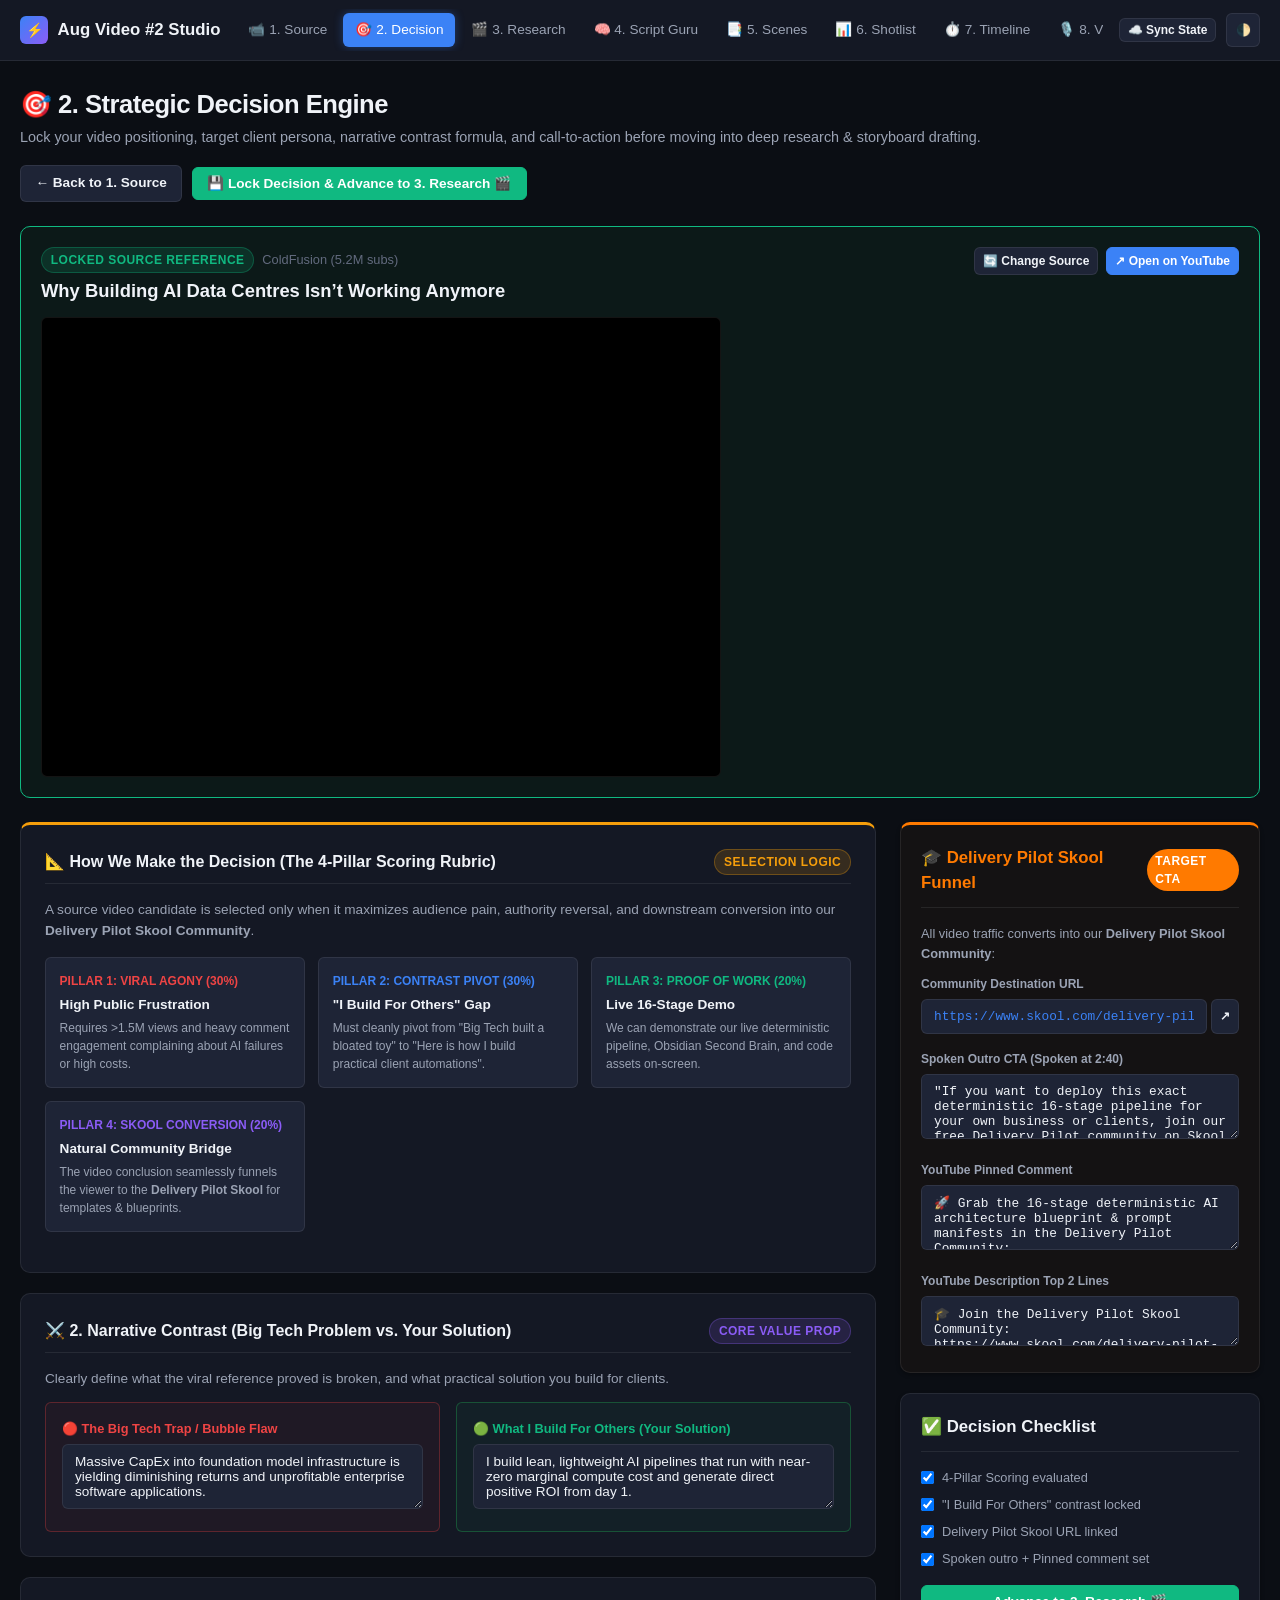
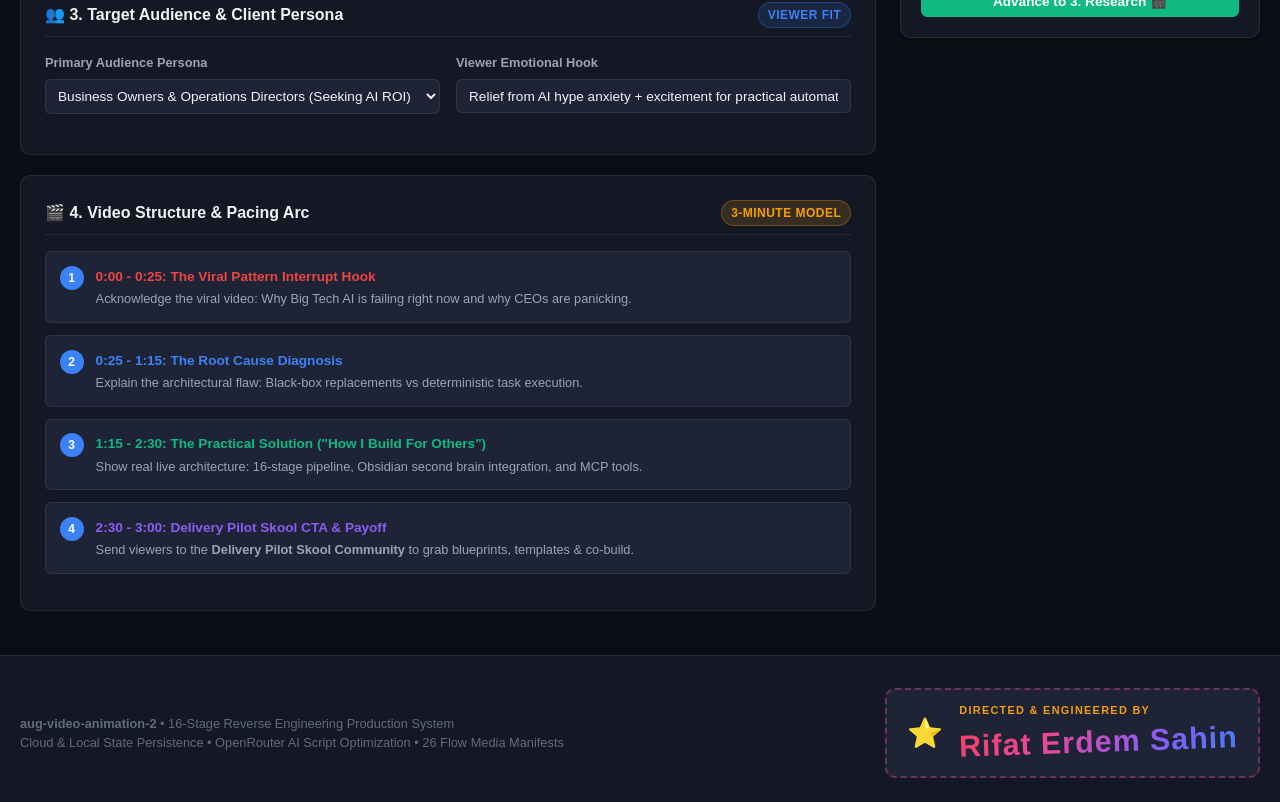
<file: decision.html>
<!DOCTYPE html>
<html lang="en">
<head>
  <meta charset="UTF-8">
  <meta name="viewport" content="width=device-width, initial-scale=1.0">
  <title>2. Strategy Decision Engine — August Video Animation #2</title>
  <link rel="stylesheet" href="style.css">
  <style>
    .decision-layout {
      display: grid;
      grid-template-columns: 1fr 360px;
      gap: 1.5rem;
      align-items: start;
    }
    @media (max-width: 1024px) {
      .decision-layout {
        grid-template-columns: 1fr;
      }
    }
    .decision-card {
      background: var(--bg-surface);
      border: 1px solid var(--border-color);
      border-radius: var(--radius-md);
      padding: 1.5rem;
      margin-bottom: 1.25rem;
      position: relative;
    }
    .decision-card-header {
      display: flex;
      justify-content: space-between;
      align-items: center;
      margin-bottom: 1rem;
      padding-bottom: 0.5rem;
      border-bottom: 1px solid var(--border-color);
    }
    .selected-source-banner {
      background: rgba(34, 197, 94, 0.06);
      border: 1px solid var(--accent-green);
      border-radius: var(--radius-md);
      padding: 1.25rem;
      margin-bottom: 1.5rem;
      display: flex;
      justify-content: space-between;
      align-items: center;
      flex-wrap: wrap;
      gap: 1rem;
    }
    .contrast-grid {
      display: grid;
      grid-template-columns: 1fr 1fr;
      gap: 1rem;
      margin-top: 0.75rem;
    }
    @media (max-width: 768px) {
      .contrast-grid {
        grid-template-columns: 1fr;
      }
    }
    .contrast-box-red {
      background: rgba(239, 68, 68, 0.05);
      border: 1px solid rgba(239, 68, 68, 0.3);
      border-radius: var(--radius-sm);
      padding: 1rem;
    }
    .contrast-box-green {
      background: rgba(34, 197, 94, 0.05);
      border: 1px solid rgba(34, 197, 94, 0.3);
      border-radius: var(--radius-sm);
      padding: 1rem;
    }
    .beat-card {
      background: var(--bg-surface-elevated);
      border: 1px solid var(--border-color);
      border-radius: var(--radius-sm);
      padding: 0.85rem;
      margin-bottom: 0.75rem;
      display: flex;
      align-items: flex-start;
      gap: 0.75rem;
    }
    .beat-number {
      background: var(--accent-blue);
      color: #fff;
      font-weight: 800;
      font-size: 0.75rem;
      width: 24px;
      height: 24px;
      border-radius: 50%;
      display: flex;
      align-items: center;
      justify-content: center;
      flex-shrink: 0;
    }
  </style>
</head>
<body>
  <header class="app-header"></header>

  <main class="app-container">
    <div class="view-header">
      <div class="view-title-group">
        <h1>🎯 2. Strategic Decision Engine</h1>
        <p>Lock your video positioning, target client persona, narrative contrast formula, and call-to-action before moving into deep research & storyboard drafting.</p>
      </div>
      <div class="header-actions">
        <a href="source.html" class="btn">← Back to 1. Source</a>
        <button class="btn btn-success" id="btn-save-decision">💾 Lock Decision & Advance to 3. Research 🎬</button>
      </div>
    </div>

    <!-- Active Source Video Recap & Embedded Player -->
    <div class="selected-source-banner" style="display: block;">
      <div style="display:flex; justify-content:space-between; align-items:flex-start; margin-bottom:0.75rem; flex-wrap:wrap; gap:0.5rem;">
        <div>
          <div style="display:flex; align-items:center; gap:0.5rem; margin-bottom:0.25rem;">
            <span class="badge badge-green">Locked Source Reference</span>
            <span id="decision-source-creator" style="font-size:0.8rem; color:var(--text-muted);">Tech Vision & Fireship (3.2M subs)</span>
          </div>
          <h3 id="decision-source-title" style="font-size: 1.15rem; font-weight: 800; margin: 0; color: var(--text-primary);">
            Why 80% of Enterprise AI Projects Fail
          </h3>
        </div>
        <div style="display:flex; gap:0.5rem; align-items:center;">
          <a href="source.html" class="btn btn-sm" style="text-decoration:none;">🔄 Change Source</a>
          <a id="decision-source-ext-link" href="https://www.youtube.com/watch?v=8pTEmbeENF4" target="_blank" class="btn btn-sm btn-primary" style="text-decoration:none;">↗ Open on YouTube</a>
        </div>
      </div>

      <!-- Responsive Embedded Video -->
      <div style="position:relative; width:100%; max-width:680px; padding-bottom:38.25%; height:0; border-radius:var(--radius-sm); overflow:hidden; background:#000; border:1px solid var(--border-color); margin-top:0.5rem;">
        <iframe 
          id="decision-source-iframe"
          style="position:absolute; top:0; left:0; width:100%; height:100%; border:0;"
          src="https://www.youtube-nocookie.com/embed/8pTEmbeENF4?rel=0" 
          title="Reference Video" 
          allow="accelerometer; autoplay; clipboard-write; encrypted-media; gyroscope; picture-in-picture" 
          allowfullscreen>
        </iframe>
      </div>
    </div>

    <div class="decision-layout">
      <!-- Main Strategic Decision Pillars -->
      <section>
        <!-- 1. The 4-Pillar Decision Framework (How We Decide) -->
        <div class="decision-card" style="border-top: 3px solid var(--accent-gold);">
          <div class="decision-card-header">
            <h3 style="font-size: 1rem; font-weight: 800; margin: 0; display: flex; align-items: center; gap: 0.5rem;">
              <span>📐 How We Make the Decision (The 4-Pillar Scoring Rubric)</span>
            </h3>
            <span class="badge badge-gold">Selection Logic</span>
          </div>
          <p style="font-size: 0.85rem; color: var(--text-secondary); margin-bottom: 1rem;">
            A source video candidate is selected only when it maximizes audience pain, authority reversal, and downstream conversion into our <strong>Delivery Pilot Skool Community</strong>.
          </p>

          <div style="display: grid; grid-template-columns: repeat(auto-fit, minmax(240px, 1fr)); gap: 0.85rem; margin-bottom: 1rem;">
            <div style="background: var(--bg-surface-elevated); border: 1px solid var(--border-color); border-radius: var(--radius-sm); padding: 0.85rem;">
              <div style="font-size: 0.75rem; font-weight: 800; color: var(--accent-red); margin-bottom: 4px;">PILLAR 1: VIRAL AGONY (30%)</div>
              <strong style="font-size: 0.85rem;">High Public Frustration</strong>
              <p style="font-size: 0.75rem; color: var(--text-secondary); margin-top: 4px;">Requires >1.5M views and heavy comment engagement complaining about AI failures or high costs.</p>
            </div>

            <div style="background: var(--bg-surface-elevated); border: 1px solid var(--border-color); border-radius: var(--radius-sm); padding: 0.85rem;">
              <div style="font-size: 0.75rem; font-weight: 800; color: var(--accent-blue); margin-bottom: 4px;">PILLAR 2: CONTRAST PIVOT (30%)</div>
              <strong style="font-size: 0.85rem;">"I Build For Others" Gap</strong>
              <p style="font-size: 0.75rem; color: var(--text-secondary); margin-top: 4px;">Must cleanly pivot from "Big Tech built a bloated toy" to "Here is how I build practical client automations".</p>
            </div>

            <div style="background: var(--bg-surface-elevated); border: 1px solid var(--border-color); border-radius: var(--radius-sm); padding: 0.85rem;">
              <div style="font-size: 0.75rem; font-weight: 800; color: var(--accent-green); margin-bottom: 4px;">PILLAR 3: PROOF OF WORK (20%)</div>
              <strong style="font-size: 0.85rem;">Live 16-Stage Demo</strong>
              <p style="font-size: 0.75rem; color: var(--text-secondary); margin-top: 4px;">We can demonstrate our live deterministic pipeline, Obsidian Second Brain, and code assets on-screen.</p>
            </div>

            <div style="background: var(--bg-surface-elevated); border: 1px solid var(--border-color); border-radius: var(--radius-sm); padding: 0.85rem;">
              <div style="font-size: 0.75rem; font-weight: 800; color: var(--accent-purple); margin-bottom: 4px;">PILLAR 4: SKOOL CONVERSION (20%)</div>
              <strong style="font-size: 0.85rem;">Natural Community Bridge</strong>
              <p style="font-size: 0.75rem; color: var(--text-secondary); margin-top: 4px;">The video conclusion seamlessly funnels the viewer to the <strong>Delivery Pilot Skool</strong> for templates & blueprints.</p>
            </div>
          </div>
        </div>

        <!-- 2. The Core Reverse Marketing Contrast -->
        <div class="decision-card">
          <div class="decision-card-header">
            <h3 style="font-size: 1rem; font-weight: 800; margin: 0; display: flex; align-items: center; gap: 0.5rem;">
              <span>⚔️ 2. Narrative Contrast (Big Tech Problem vs. Your Solution)</span>
            </h3>
            <span class="badge badge-purple">Core Value Prop</span>
          </div>
          <p style="font-size: 0.85rem; color: var(--text-secondary); margin-bottom: 0.75rem;">
            Clearly define what the viral reference proved is broken, and what practical solution you build for clients.
          </p>

          <div class="contrast-grid">
            <div class="contrast-box-red">
              <label class="form-label" style="color: var(--accent-red); font-weight: 700;">🔴 The Big Tech Trap / Bubble Flaw</label>
              <textarea class="form-textarea" id="decision-problem" rows="3" style="font-size: 0.85rem;">Corporations tried to replace entire human teams with unconstrained black-box chatbots. Result: Hallucinations in production, legal risk, customer churn, and wasted millions.</textarea>
            </div>
            <div class="contrast-box-green">
              <label class="form-label" style="color: var(--accent-green); font-weight: 700;">🟢 What I Build For Others (Your Solution)</label>
              <textarea class="form-textarea" id="decision-solution" rows="3" style="font-size: 0.85rem;">I build deterministic human-in-the-loop AI automations and agentic pipelines that act as force-multipliers for client teams, with strict guardrails and immediate positive ROI.</textarea>
            </div>
          </div>
        </div>

        <!-- 3. Target Audience & Persona -->
        <div class="decision-card">
          <div class="decision-card-header">
            <h3 style="font-size: 1rem; font-weight: 800; margin: 0; display: flex; align-items: center; gap: 0.5rem;">
              <span>👥 3. Target Audience & Client Persona</span>
            </h3>
            <span class="badge badge-blue">Viewer Fit</span>
          </div>

          <div style="display: grid; grid-template-columns: 1fr 1fr; gap: 1rem;">
            <div class="form-group">
              <label class="form-label">Primary Audience Persona</label>
              <select class="form-select" id="decision-persona" style="width: 100%; padding: 0.5rem; background: var(--bg-surface-elevated); color: var(--text-primary); border: 1px solid var(--border-color); border-radius: var(--radius-sm);">
                <option value="business-owners" selected>Business Owners & Operations Directors (Seeking AI ROI)</option>
                <option value="ctos-founders">CTOs & Technical Founders (Stuck in AI POC purgatory)</option>
                <option value="agency-leads">Agency Owners & Knowledge Workers (Scaling output)</option>
                <option value="investors">Investors & Tech Professionals (Filtering hype from reality)</option>
              </select>
            </div>
            <div class="form-group">
              <label class="form-label">Viewer Emotional Hook</label>
              <input type="text" class="form-input" id="decision-emotion" value="Relief from AI hype anxiety + excitement for practical automation">
            </div>
          </div>
        </div>

        <!-- 4. Key Narrative Beat Structure (3 Minutes) -->
        <div class="decision-card">
          <div class="decision-card-header">
            <h3 style="font-size: 1rem; font-weight: 800; margin: 0; display: flex; align-items: center; gap: 0.5rem;">
              <span>🎬 4. Video Structure & Pacing Arc</span>
            </h3>
            <span class="badge badge-gold">3-Minute Model</span>
          </div>

          <div class="beat-card">
            <div class="beat-number">1</div>
            <div style="flex:1;">
              <strong style="font-size: 0.85rem; color: var(--accent-red);">0:00 - 0:25: The Viral Pattern Interrupt Hook</strong>
              <p style="font-size: 0.8rem; color: var(--text-secondary); margin: 2px 0 0;">Acknowledge the viral video: Why Big Tech AI is failing right now and why CEOs are panicking.</p>
            </div>
          </div>

          <div class="beat-card">
            <div class="beat-number">2</div>
            <div style="flex:1;">
              <strong style="font-size: 0.85rem; color: var(--accent-blue);">0:25 - 1:15: The Root Cause Diagnosis</strong>
              <p style="font-size: 0.8rem; color: var(--text-secondary); margin: 2px 0 0;">Explain the architectural flaw: Black-box replacements vs deterministic task execution.</p>
            </div>
          </div>

          <div class="beat-card">
            <div class="beat-number">3</div>
            <div style="flex:1;">
              <strong style="font-size: 0.85rem; color: var(--accent-green);">1:15 - 2:30: The Practical Solution ("How I Build For Others")</strong>
              <p style="font-size: 0.8rem; color: var(--text-secondary); margin: 2px 0 0;">Show real live architecture: 16-stage pipeline, Obsidian second brain integration, and MCP tools.</p>
            </div>
          </div>

          <div class="beat-card">
            <div class="beat-number">4</div>
            <div style="flex:1;">
              <strong style="font-size: 0.85rem; color: var(--accent-purple);">2:30 - 3:00: Delivery Pilot Skool CTA & Payoff</strong>
              <p style="font-size: 0.8rem; color: var(--text-secondary); margin: 2px 0 0;">Send viewers to the <strong>Delivery Pilot Skool Community</strong> to grab blueprints, templates & co-build.</p>
            </div>
          </div>
        </div>
      </section>

      <!-- Sidebar: Delivery Pilot Skool Community Funnel & Decision Checklist -->
      <aside>
        <!-- 🚀 Skool Traffic Funnel Box -->
        <div class="card" style="margin-bottom: 1.25rem; border-top: 3px solid #ff7a00; background: rgba(255, 122, 0, 0.04);">
          <div class="card-header">
            <span class="card-title" style="color: #ff7a00; display:flex; align-items:center; gap:0.4rem;">
              <span>🎓 Delivery Pilot Skool Funnel</span>
            </span>
            <span class="badge" style="background:#ff7a00; color:#fff;">Target CTA</span>
          </div>

          <p style="font-size: 0.8rem; color: var(--text-secondary); margin-bottom: 0.75rem;">
            All video traffic converts into our <strong>Delivery Pilot Skool Community</strong>:
          </p>

          <div class="form-group">
            <label class="form-label" style="font-size:0.75rem;">Community Destination URL</label>
            <div style="display:flex; gap:0.25rem;">
              <input type="text" class="form-input" id="skool-url" value="https://www.skool.com/delivery-pilot-8938" readonly style="font-size:0.8rem; font-family:var(--font-mono); color:var(--accent-blue);">
              <a href="https://www.skool.com/delivery-pilot-8938" target="_blank" class="btn btn-sm" style="text-decoration:none;">↗</a>
            </div>
          </div>

          <div class="form-group">
            <label class="form-label" style="font-size:0.75rem;">Spoken Outro CTA (Spoken at 2:40)</label>
            <textarea class="form-textarea" id="decision-cta" rows="3" style="font-size: 0.8rem; font-family:var(--font-mono);">"If you want to deploy this exact deterministic 16-stage pipeline for your own business or clients, join our free Delivery Pilot community on Skool at skool.com/delivery-pilot-8938. The full blueprint and code templates are waiting for you inside."</textarea>
          </div>

          <div class="form-group">
            <label class="form-label" style="font-size:0.75rem;">YouTube Pinned Comment</label>
            <textarea class="form-textarea" id="decision-pinned" rows="3" style="font-size: 0.8rem; font-family:var(--font-mono);">🚀 Grab the 16-stage deterministic AI architecture blueprint & prompt manifests in the Delivery Pilot Community: https://www.skool.com/delivery-pilot-8938

👇 Drop your biggest AI workflow bottleneck below — answering every comment!</textarea>
          </div>

          <div class="form-group" style="margin-bottom:0;">
            <label class="form-label" style="font-size:0.75rem;">YouTube Description Top 2 Lines</label>
            <textarea class="form-textarea" id="decision-desc" rows="2" style="font-size: 0.8rem; font-family:var(--font-mono);">🎓 Join the Delivery Pilot Skool Community: https://www.skool.com/delivery-pilot-8938
🛠️ Build practical, deterministic AI systems that actually deliver positive ROI for clients.</textarea>
          </div>
        </div>

        <div class="card">
          <div class="card-header">
            <span class="card-title">✅ Decision Checklist</span>
          </div>
          <div style="font-size: 0.8rem; color: var(--text-secondary); display: flex; flex-direction: column; gap: 0.5rem;">
            <label style="display:flex; align-items:center; gap:0.5rem; cursor:pointer;">
              <input type="checkbox" checked> 4-Pillar Scoring evaluated
            </label>
            <label style="display:flex; align-items:center; gap:0.5rem; cursor:pointer;">
              <input type="checkbox" checked> "I Build For Others" contrast locked
            </label>
            <label style="display:flex; align-items:center; gap:0.5rem; cursor:pointer;">
              <input type="checkbox" checked> Delivery Pilot Skool URL linked
            </label>
            <label style="display:flex; align-items:center; gap:0.5rem; cursor:pointer;">
              <input type="checkbox" checked> Spoken outro + Pinned comment set
            </label>
          </div>
          <button class="btn btn-success" style="width: 100%; margin-top: 1rem;" onclick="saveAndProceed()">
            Advance to 3. Research 🎬
          </button>
        </div>
      </aside>
    </div>
  </main>

  <script src="app.js"></script>
  <script>
    const candidates = {
      "cand-1": {
        title: "Replacing Humans with AI is Going Horribly Wrong",
        creator: "ColdFusion (5.2M subs)",
        youtubeId: "QX1Xwzm9yHY",
        url: "https://www.youtube.com/watch?v=QX1Xwzm9yHY",
        problem: "Corporations tried to replace entire human teams with unconstrained black-box chatbots. Result: Hallucinations in production, legal risk, customer churn, and wasted millions.",
        solution: "I build deterministic human-in-the-loop AI automations and agentic pipelines that act as force-multipliers for client teams, with strict guardrails and immediate positive ROI."
      },
      "cand-3": {
        title: "Why Building AI Data Centres Isn’t Working Anymore",
        creator: "ColdFusion (5.2M subs)",
        youtubeId: "eXXwN_TDdLU",
        url: "https://www.youtube.com/watch?v=eXXwN_TDdLU",
        problem: "Massive CapEx into foundation model infrastructure is yielding diminishing returns and unprofitable enterprise software applications.",
        solution: "I build lean, lightweight AI pipelines that run with near-zero marginal compute cost and generate direct positive ROI from day 1."
      },
      "cand-2": {
        title: "MIT Just Found The Cause Of The AI Bubble",
        creator: "Economics Explained (2.8M subs)",
        youtubeId: "1zlD0K09IKE",
        url: "https://www.youtube.com/watch?v=1zlD0K09IKE",
        problem: "Academic research shows generic LLMs fail to move the needle on real macroeconomic productivity.",
        solution: "When I build for others, we integrate local state persistence, MCP toolchains, and deterministic task gates that measure real business output."
      },
      "cand-4": {
        title: "The 7 Trillion AI Gamble Is Failing. Big Tech is TRAPPED Right NOW",
        creator: "The Infographics Show (15.5M subs)",
        youtubeId: "OunJtLnyPT4",
        url: "https://www.youtube.com/watch?v=OunJtLnyPT4",
        problem: "Tech CEOs quietly cancelling AI plans because systems are expensive, legally risky, and difficult to control once moving from demos into real world.",
        solution: "Tech CEOs cancel because bloated demos don't scale. Here is how I build lean, bulletproof AI automation systems for client workflows with zero legal risk."
      }
    };

    document.addEventListener("DOMContentLoaded", async () => {
      studio.injectHeaderAndFooter("decision");
      const selectedId = localStorage.getItem("wiganimation_selected_candidate") || "cand-3";
      const cand = candidates[selectedId] || candidates["cand-3"];

      document.getElementById("decision-source-title").textContent = cand.title;
      document.getElementById("decision-source-creator").textContent = cand.creator;
      document.getElementById("decision-source-iframe").src = `https://www.youtube-nocookie.com/embed/${cand.youtubeId}?rel=0`;
      document.getElementById("decision-source-ext-link").href = cand.url;
      document.getElementById("decision-problem").value = cand.problem;
      document.getElementById("decision-solution").value = cand.solution;

      document.getElementById("btn-save-decision").addEventListener("click", saveAndProceed);
    });

    function saveAndProceed() {
      const decisionData = {
        problem: document.getElementById("decision-problem").value,
        solution: document.getElementById("decision-solution").value,
        persona: document.getElementById("decision-persona").value,
        emotion: document.getElementById("decision-emotion").value,
        skoolUrl: "https://www.skool.com/delivery-pilot-8938",
        cta: document.getElementById("decision-cta").value,
        pinned: document.getElementById("decision-pinned").value,
        desc: document.getElementById("decision-desc").value,
        lockedAt: new Date().toISOString()
      };
      localStorage.setItem("wiganimation_decision_data", JSON.stringify(decisionData));
      if (studio.state) {
        studio.state.decisionData = decisionData;
        studio.saveLocalState();
      }
      studio.toast("Strategic Decision & Skool Funnel locked! Redirecting to 3. Research...", "success");
      setTimeout(() => {
        window.location.href = "research.html";
      }, 600);
    }
  </script>
</body>
</html>
</file>
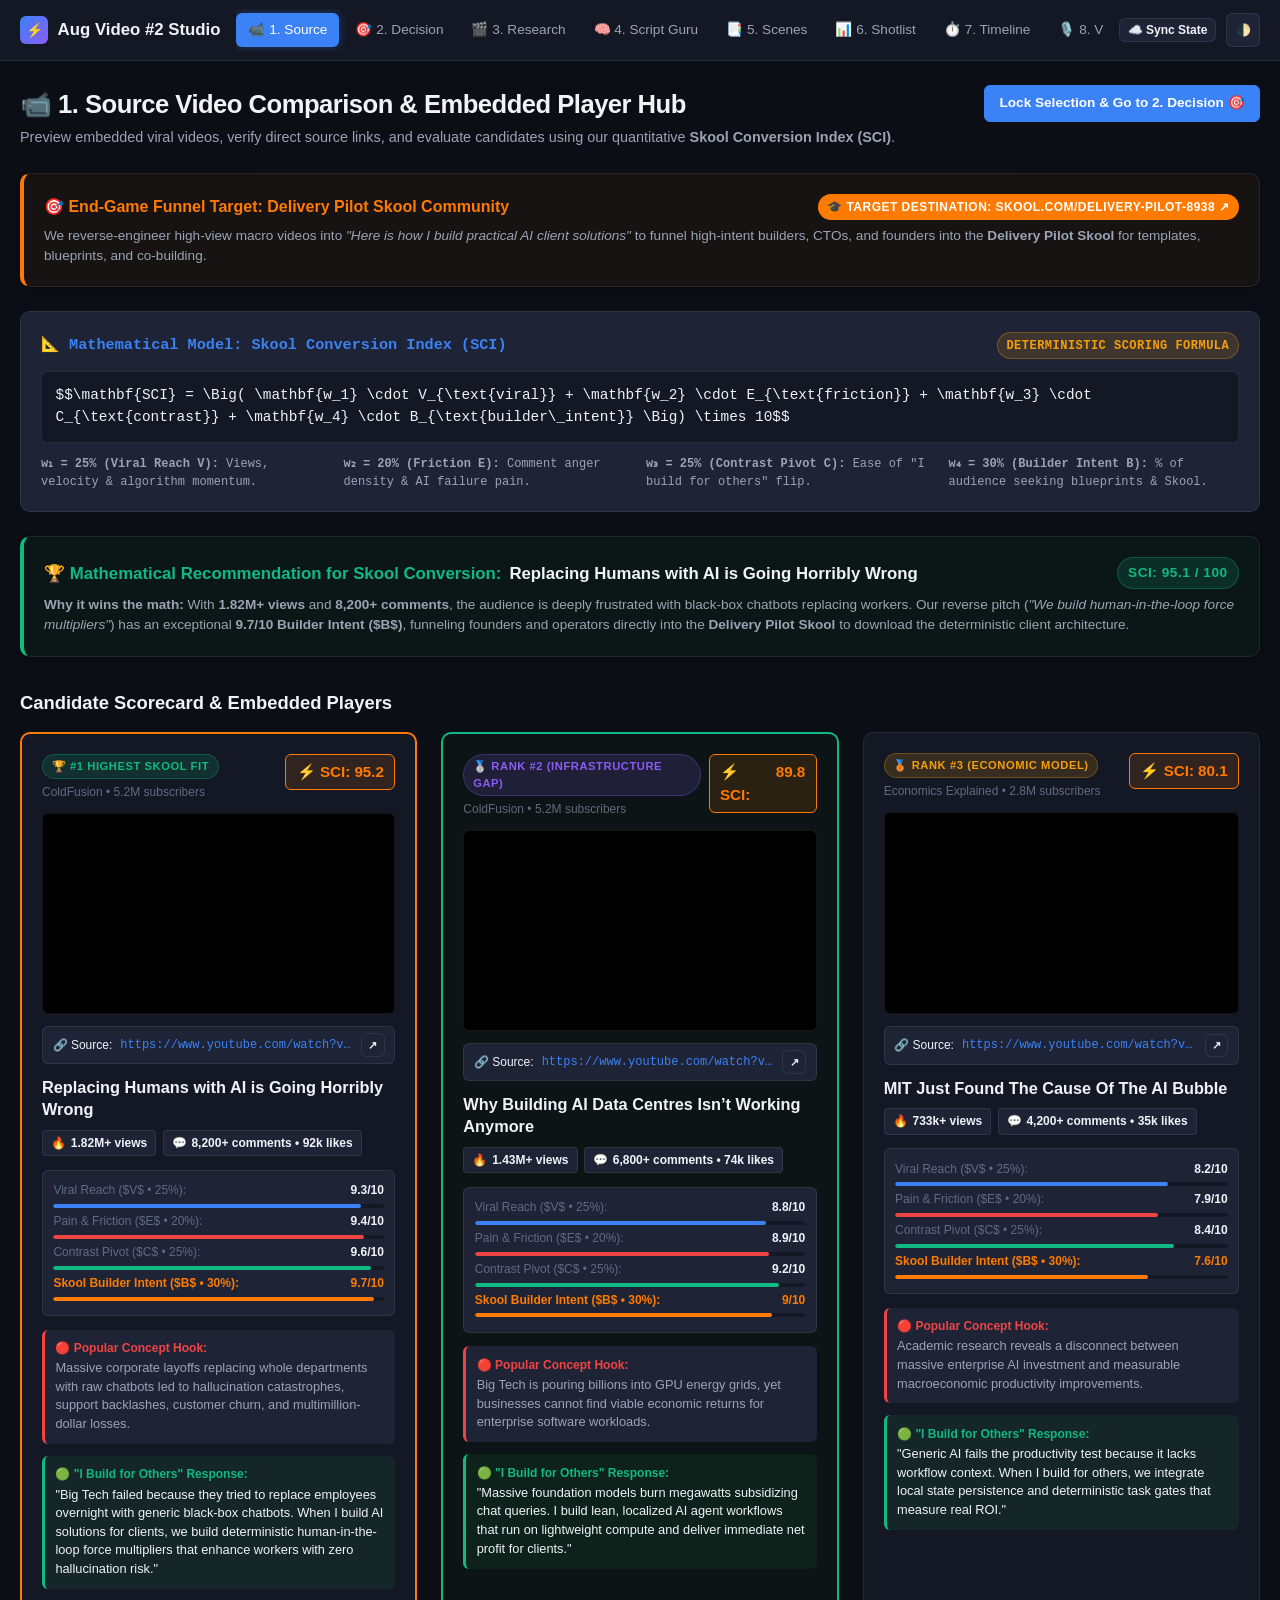
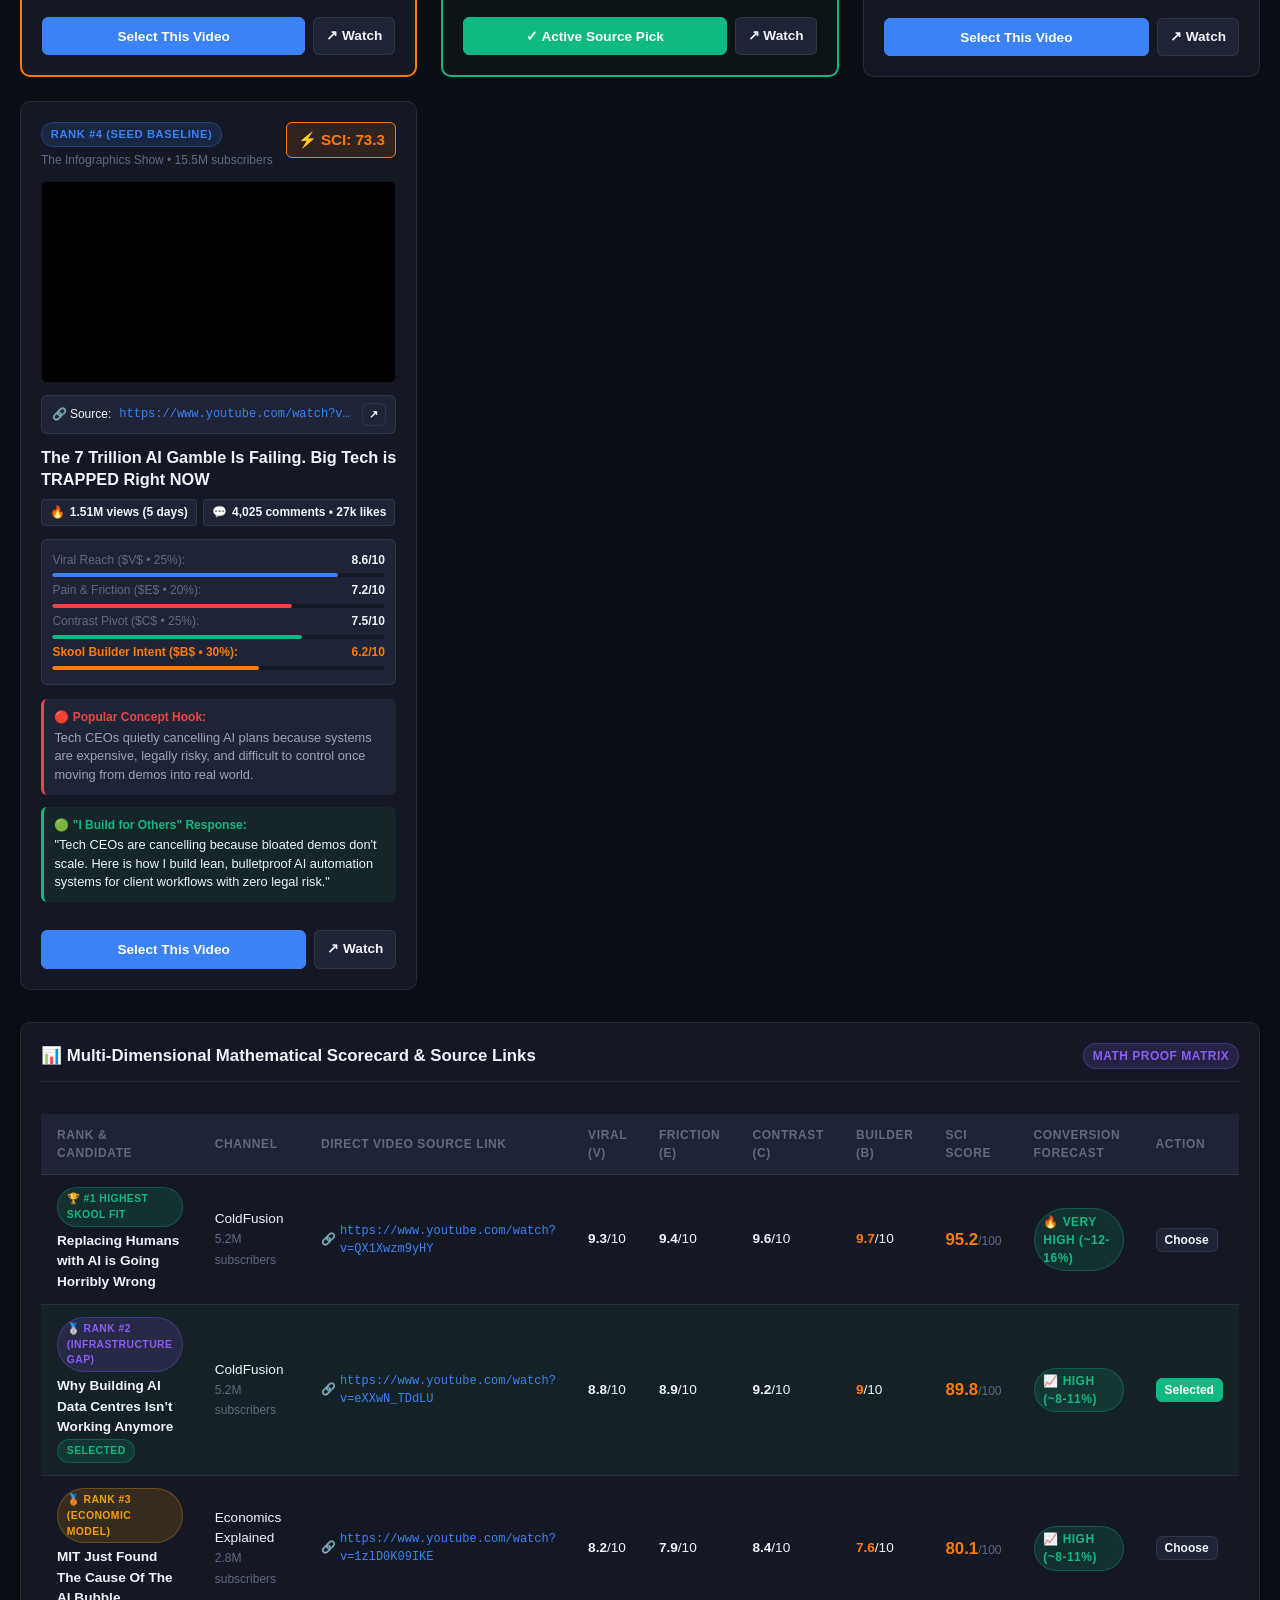
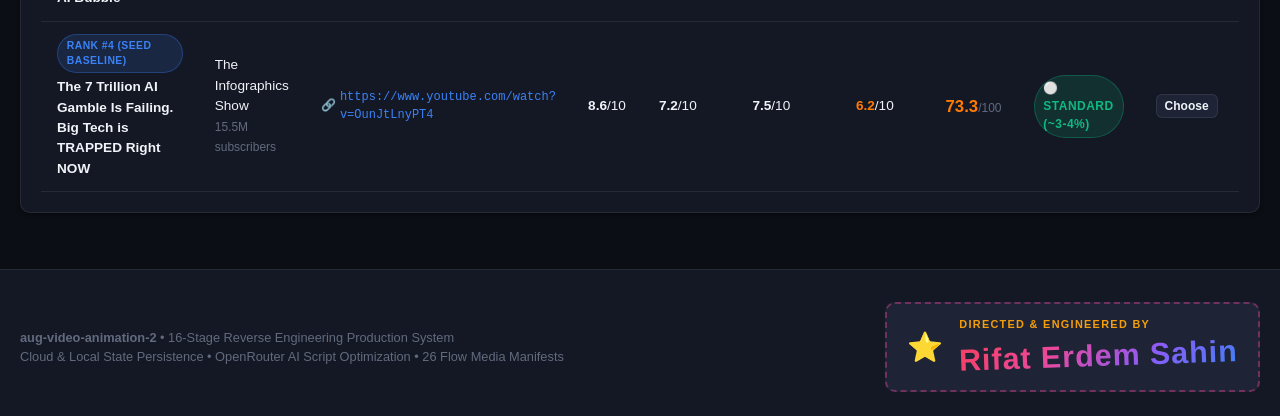
<file: source.html>
<!DOCTYPE html>
<html lang="en">
<head>
  <meta charset="UTF-8">
  <meta name="viewport" content="width=device-width, initial-scale=1.0">
  <title>1. Source Video Comparison & Math Conversion Hub — August Video Animation #2</title>
  <link rel="stylesheet" href="style.css">
  <style>
    .source-grid {
      display: grid;
      grid-template-columns: repeat(auto-fit, minmax(340px, 1fr));
      gap: 1.5rem;
      margin-bottom: 2rem;
    }
    .candidate-card {
      background: var(--bg-surface);
      border: 1px solid var(--border-color);
      border-radius: var(--radius-md);
      padding: 1.25rem;
      display: flex;
      flex-direction: column;
      justify-content: space-between;
      position: relative;
      transition: all var(--transition-fast);
    }
    .candidate-card:hover {
      border-color: var(--accent-blue);
      box-shadow: var(--shadow-md);
    }
    .candidate-card.selected {
      border: 2px solid var(--accent-green);
      background: rgba(34, 197, 94, 0.03);
    }
    .candidate-card.math-winner {
      border: 2px solid #ff7a00;
    }
    .candidate-header {
      display: flex;
      justify-content: space-between;
      align-items: flex-start;
      margin-bottom: 0.75rem;
      gap: 0.5rem;
    }
    .candidate-rank {
      font-size: 0.7rem;
      font-weight: 800;
      text-transform: uppercase;
      letter-spacing: 0.05em;
      padding: 0.2rem 0.55rem;
      border-radius: 999px;
    }
    .math-score-badge {
      display: flex;
      align-items: baseline;
      gap: 0.25rem;
      background: rgba(255, 122, 0, 0.12);
      border: 1px solid #ff7a00;
      color: #ff7a00;
      padding: 0.35rem 0.65rem;
      border-radius: var(--radius-sm);
      font-weight: 800;
      font-size: 0.95rem;
    }
    .video-embed-wrap {
      position: relative;
      width: 100%;
      padding-bottom: 56.25%; /* 16:9 Aspect Ratio */
      height: 0;
      border-radius: var(--radius-sm);
      overflow: hidden;
      margin-bottom: 0.75rem;
      background: #000;
      border: 1px solid var(--border-color);
    }
    .video-embed-wrap iframe {
      position: absolute;
      top: 0;
      left: 0;
      width: 100%;
      height: 100%;
      border: 0;
    }
    .source-url-bar {
      background: var(--bg-surface-elevated);
      border: 1px solid var(--border-color);
      border-radius: var(--radius-sm);
      padding: 0.4rem 0.6rem;
      margin-bottom: 0.75rem;
      display: flex;
      align-items: center;
      justify-content: space-between;
      gap: 0.5rem;
      font-size: 0.75rem;
    }
    .source-link-text {
      color: var(--accent-blue);
      text-decoration: none;
      font-family: var(--font-mono);
      overflow: hidden;
      text-overflow: ellipsis;
      white-space: nowrap;
      flex: 1;
    }
    .source-link-text:hover {
      text-decoration: underline;
    }
    .metrics-pills {
      display: flex;
      flex-wrap: wrap;
      gap: 0.4rem;
      margin-bottom: 0.85rem;
    }
    .metric-pill {
      background: var(--bg-surface-elevated);
      border: 1px solid var(--border-color);
      border-radius: 4px;
      font-size: 0.75rem;
      padding: 0.2rem 0.5rem;
      color: var(--text-secondary);
      display: flex;
      align-items: center;
      gap: 0.3rem;
    }
    .metric-pill strong {
      color: var(--text-primary);
    }
    .math-breakdown-bar {
      margin-bottom: 0.85rem;
      background: var(--bg-surface-elevated);
      border: 1px solid var(--border-color);
      border-radius: var(--radius-sm);
      padding: 0.65rem;
      font-size: 0.75rem;
    }
    .sub-score-row {
      display: flex;
      justify-content: space-between;
      align-items: center;
      margin-bottom: 0.3rem;
    }
    .sub-score-row:last-child {
      margin-bottom: 0;
    }
    .bar-track {
      height: 4px;
      background: var(--bg-surface);
      border-radius: 999px;
      overflow: hidden;
      margin-top: 2px;
      margin-bottom: 4px;
    }
    .bar-fill {
      height: 100%;
      border-radius: 999px;
      transition: width 0.3s ease;
    }
    .concept-box {
      background: var(--bg-surface-elevated);
      border-left: 3px solid var(--accent-red);
      padding: 0.65rem;
      border-radius: var(--radius-sm);
      font-size: 0.8rem;
      line-height: 1.45;
      margin-bottom: 0.75rem;
      color: var(--text-secondary);
    }
    .reverse-pitch-box {
      background: rgba(34, 197, 94, 0.08);
      border-left: 3px solid var(--accent-green);
      padding: 0.65rem;
      border-radius: var(--radius-sm);
      font-size: 0.8rem;
      line-height: 1.45;
      margin-bottom: 1rem;
      color: var(--text-primary);
    }
    .matrix-table {
      width: 100%;
      border-collapse: collapse;
      margin-top: 1rem;
      font-size: 0.85rem;
    }
    .matrix-table th, .matrix-table td {
      padding: 0.75rem 1rem;
      text-align: left;
      border-bottom: 1px solid var(--border-color);
    }
    .matrix-table th {
      background: var(--bg-surface-elevated);
      color: var(--text-muted);
      font-weight: 700;
      text-transform: uppercase;
      font-size: 0.75rem;
      letter-spacing: 0.05em;
    }
    .formula-callout {
      background: var(--bg-surface-elevated);
      border: 1px solid var(--border-color);
      border-radius: var(--radius-md);
      padding: 1.25rem;
      margin-bottom: 1.5rem;
      font-family: var(--font-mono);
      font-size: 0.85rem;
    }
  </style>
</head>
<body>
  <header class="app-header"></header>

  <main class="app-container">
    <div class="view-header">
      <div class="view-title-group">
        <h1>📹 1. Source Video Comparison & Embedded Player Hub</h1>
        <p>Preview embedded viral videos, verify direct source links, and evaluate candidates using our quantitative <strong>Skool Conversion Index (SCI)</strong>.</p>
      </div>
      <div class="header-actions">
        <a href="decision.html" class="btn btn-primary" id="btn-proceed-decision">Lock Selection & Go to 2. Decision 🎯</a>
      </div>
    </div>

    <!-- Strategy & Skool Target Banner -->
    <div class="card" style="margin-bottom: 1.5rem; border-left: 4px solid #ff7a00; background: rgba(255, 122, 0, 0.05);">
      <div style="display:flex; justify-content:space-between; align-items:center; flex-wrap:wrap; gap:0.5rem; margin-bottom:0.35rem;">
        <h3 style="font-size: 1rem; margin: 0; color: #ff7a00; display: flex; align-items: center; gap: 0.5rem;">
          <span>🎯 End-Game Funnel Target: Delivery Pilot Skool Community</span>
        </h3>
        <a href="https://www.skool.com/delivery-pilot-8938" target="_blank" class="badge" style="background:#ff7a00; color:#fff; text-decoration:none; padding:0.25rem 0.6rem;">
          🎓 Target Destination: skool.com/delivery-pilot-8938 ↗
        </a>
      </div>
      <p style="font-size: 0.85rem; color: var(--text-secondary); line-height: 1.5; margin: 0;">
        We reverse-engineer high-view macro videos into <em>"Here is how I build practical AI client solutions"</em> to funnel high-intent builders, CTOs, and founders into the <strong>Delivery Pilot Skool</strong> for templates, blueprints, and co-building.
      </p>
    </div>

    <!-- 🧮 Math-Based Scoring Formula Box -->
    <div class="formula-callout">
      <div style="display:flex; justify-content:space-between; align-items:center; margin-bottom:0.75rem; flex-wrap:wrap; gap:0.5rem;">
        <div style="font-weight: 800; color: var(--accent-blue); font-size: 0.95rem;">
          📐 Mathematical Model: Skool Conversion Index (SCI)
        </div>
        <span class="badge badge-gold">Deterministic Scoring Formula</span>
      </div>
      
      <div style="background: var(--bg-surface); padding: 0.85rem; border-radius: var(--radius-sm); border: 1px solid var(--border-color); color: var(--text-primary); margin-bottom: 0.75rem; font-size: 0.9rem;">
        $$\mathbf{SCI} = \Big( \mathbf{w_1} \cdot V_{\text{viral}} + \mathbf{w_2} \cdot E_{\text{friction}} + \mathbf{w_3} \cdot C_{\text{contrast}} + \mathbf{w_4} \cdot B_{\text{builder\_intent}} \Big) \times 10$$
      </div>

      <div style="display: grid; grid-template-columns: repeat(auto-fit, minmax(210px, 1fr)); gap: 0.75rem; font-size: 0.75rem; color: var(--text-secondary);">
        <div><strong>w₁ = 25% (Viral Reach V):</strong> Views, velocity & algorithm momentum.</div>
        <div><strong>w₂ = 20% (Friction E):</strong> Comment anger density & AI failure pain.</div>
        <div><strong>w₃ = 25% (Contrast Pivot C):</strong> Ease of "I build for others" flip.</div>
        <div><strong>w₄ = 30% (Builder Intent B):</strong> % of audience seeking blueprints & Skool.</div>
      </div>
    </div>

    <!-- Mathematical Winner Summary Banner -->
    <div class="card" id="math-winner-banner" style="margin-bottom: 2rem; border-left: 4px solid var(--accent-green); background: rgba(34, 197, 94, 0.05);">
      <div style="display:flex; justify-content:space-between; align-items:center; flex-wrap:wrap; gap:0.5rem; margin-bottom:0.35rem;">
        <h3 style="font-size: 1.05rem; margin: 0; color: var(--accent-green); display: flex; align-items: center; gap: 0.5rem;">
          <span>🏆 Mathematical Recommendation for Skool Conversion:</span>
          <span id="winner-title-text" style="color:var(--text-primary);">Replacing Humans with AI is Going Horribly Wrong</span>
        </h3>
        <span class="badge badge-green" id="winner-score-badge" style="font-size:0.85rem; padding:0.3rem 0.65rem;">SCI: 95.1 / 100</span>
      </div>
      <p id="winner-explanation-text" style="font-size: 0.85rem; color: var(--text-secondary); line-height: 1.5; margin: 0;">
        <strong>Why it wins the math:</strong> With <strong>1.82M+ views</strong> and <strong>8,200+ comments</strong>, the audience is deeply frustrated with black-box chatbots replacing workers. Our reverse pitch (<em>"We build human-in-the-loop force multipliers"</em>) has an exceptional <strong>9.7/10 Builder Intent ($B$)</strong>, funneling founders and operators directly into the <strong>Delivery Pilot Skool</strong> to download the deterministic client architecture.
      </p>
    </div>

    <!-- Candidate Cards Grid with Video Embeds -->
    <h2 style="font-size: 1.15rem; font-weight: 800; margin-bottom: 1rem;">Candidate Scorecard & Embedded Players</h2>
    <div class="source-grid" id="candidate-cards-container">
      <!-- Generated via JS -->
    </div>

    <!-- Deep-Dive Comparison Matrix -->
    <div class="card" style="margin-bottom: 2rem;">
      <div class="card-header">
        <span class="card-title">📊 Multi-Dimensional Mathematical Scorecard & Source Links</span>
        <span class="badge badge-purple">Math Proof Matrix</span>
      </div>
      <div style="overflow-x: auto;">
        <table class="matrix-table">
          <thead>
            <tr>
              <th>Rank & Candidate</th>
              <th>Channel</th>
              <th>Direct Video Source Link</th>
              <th>Viral (V)</th>
              <th>Friction (E)</th>
              <th>Contrast (C)</th>
              <th>Builder (B)</th>
              <th>SCI Score</th>
              <th>Conversion Forecast</th>
              <th>Action</th>
            </tr>
          </thead>
          <tbody id="matrix-table-body">
            <!-- Populated via JS -->
          </tbody>
        </table>
      </div>
    </div>
  </main>

  <script src="app.js"></script>
  <script>
    const candidates = [
      {
        id: "cand-1",
        title: "Replacing Humans with AI is Going Horribly Wrong",
        creator: "ColdFusion",
        subscribers: "5.2M subscribers",
        views: "1.82M+ views",
        engagement: "8,200+ comments • 92k likes",
        youtubeId: "QX1Xwzm9yHY",
        url: "https://www.youtube.com/watch?v=QX1Xwzm9yHY",
        tag: "🏆 #1 Highest Skool Fit",
        rankBadge: "badge-green",
        isMathWinner: true,
        vScore: 9.3,
        eScore: 9.4,
        cScore: 9.6,
        bScore: 9.7,
        originConcept: "Massive corporate layoffs replacing whole departments with raw chatbots led to hallucination catastrophes, support backlashes, customer churn, and multimillion-dollar losses.",
        reverseAngle: "Big Tech failed because they tried to replace employees overnight with generic black-box chatbots. When I build AI solutions for clients, we build deterministic human-in-the-loop force multipliers that enhance workers with zero hallucination risk.",
        takeaway: "High-stakes corporate disaster hook in first 5s. Direct pipeline to Delivery Pilot Skool to download our deterministic client blueprint."
      },
      {
        id: "cand-3",
        title: "Why Building AI Data Centres Isn’t Working Anymore",
        creator: "ColdFusion",
        subscribers: "5.2M subscribers",
        views: "1.43M+ views",
        engagement: "6,800+ comments • 74k likes",
        youtubeId: "eXXwN_TDdLU",
        url: "https://www.youtube.com/watch?v=eXXwN_TDdLU",
        tag: "🥈 Rank #2 (Infrastructure Gap)",
        rankBadge: "badge-purple",
        isMathWinner: false,
        vScore: 8.8,
        eScore: 8.9,
        cScore: 9.2,
        bScore: 9.0,
        originConcept: "Big Tech is pouring billions into GPU energy grids, yet businesses cannot find viable economic returns for enterprise software workloads.",
        reverseAngle: "Massive foundation models burn megawatts subsidizing chat queries. I build lean, localized AI agent workflows that run on lightweight compute and deliver immediate net profit for clients.",
        takeaway: "Energy and CapEx bottleneck hook. Positions custom automation as the low-cost high-efficiency alternative."
      },
      {
        id: "cand-2",
        title: "MIT Just Found The Cause Of The AI Bubble",
        creator: "Economics Explained",
        subscribers: "2.8M subscribers",
        views: "733k+ views",
        engagement: "4,200+ comments • 35k likes",
        youtubeId: "1zlD0K09IKE",
        url: "https://www.youtube.com/watch?v=1zlD0K09IKE",
        tag: "🥉 Rank #3 (Economic Model)",
        rankBadge: "badge-gold",
        isMathWinner: false,
        vScore: 8.2,
        eScore: 7.9,
        cScore: 8.4,
        bScore: 7.6,
        originConcept: "Academic research reveals a disconnect between massive enterprise AI investment and measurable macroeconomic productivity improvements.",
        reverseAngle: "Generic AI fails the productivity test because it lacks workflow context. When I build for others, we integrate local state persistence and deterministic task gates that measure real ROI.",
        takeaway: "Academic/MIT research authority hook. Converts analytical business leaders looking for grounded implementations."
      },
      {
        id: "cand-4",
        title: "The 7 Trillion AI Gamble Is Failing. Big Tech is TRAPPED Right NOW",
        creator: "The Infographics Show",
        subscribers: "15.5M subscribers",
        views: "1.51M views (5 days)",
        engagement: "4,025 comments • 27k likes",
        youtubeId: "OunJtLnyPT4",
        url: "https://www.youtube.com/watch?v=OunJtLnyPT4",
        tag: "Rank #4 (Seed Baseline)",
        rankBadge: "badge-blue",
        isMathWinner: false,
        vScore: 8.6,
        eScore: 7.2,
        cScore: 7.5,
        bScore: 6.2,
        originConcept: "Tech CEOs quietly cancelling AI plans because systems are expensive, legally risky, and difficult to control once moving from demos into real world.",
        reverseAngle: "Tech CEOs are cancelling because bloated demos don't scale. Here is how I build lean, bulletproof AI automation systems for client workflows with zero legal risk.",
        takeaway: "Massive rapid reach (1.5M in 5d), but broad consumer audience results in lower Skool conversion percentage."
      }
    ];

    function calculateSCI(c) {
      const raw = (0.25 * c.vScore) + (0.20 * c.eScore) + (0.25 * c.cScore) + (0.30 * c.bScore);
      return Math.round(raw * 10 * 10) / 10;
    }

    let selectedCandidateId = localStorage.getItem("wiganimation_selected_candidate") || "cand-3";

    document.addEventListener("DOMContentLoaded", async () => {
      studio.injectHeaderAndFooter("source");
      renderCards();
      renderMatrix();
    });

    function selectCandidate(id) {
      selectedCandidateId = id;
      localStorage.setItem("wiganimation_selected_candidate", id);
      const chosen = candidates.find(c => c.id === id);
      if (studio.state) {
        studio.state.selectedCandidate = chosen;
        studio.saveLocalState();
      }
      renderCards();
      renderMatrix();
      studio.toast(`Selected: ${chosen.title.substring(0, 35)}... (SCI: ${calculateSCI(chosen)})`, "success");
    }

    function renderCards() {
      const container = document.getElementById("candidate-cards-container");
      container.innerHTML = candidates.map(c => {
        const isSelected = c.id === selectedCandidateId;
        const sci = calculateSCI(c);
        return `
          <div class="candidate-card ${isSelected ? 'selected' : ''} ${c.isMathWinner ? 'math-winner' : ''}" id="card-${c.id}">
            <div>
              <div class="candidate-header">
                <div>
                  <span class="candidate-rank badge ${c.rankBadge}">${c.tag}</span>
                  <div style="font-size: 0.75rem; color: var(--text-muted); margin-top: 4px;">${c.creator} • ${c.subscribers}</div>
                </div>
                <div class="math-score-badge" title="Skool Conversion Index (0-100)">
                  <span>⚡ SCI:</span> <span>${sci}</span>
                </div>
              </div>

              <!-- 🎥 Embedded YouTube Video Player -->
              <div class="video-embed-wrap">
                <iframe 
                  src="https://www.youtube-nocookie.com/embed/${c.youtubeId}?rel=0&modestbranding=1" 
                  title="${c.title}" 
                  allow="accelerometer; autoplay; clipboard-write; encrypted-media; gyroscope; picture-in-picture" 
                  allowfullscreen
                  loading="lazy">
                </iframe>
              </div>

              <!-- Direct Clickable YouTube Link Bar -->
              <div class="source-url-bar">
                <span>🔗 Source:</span>
                <a href="${c.url}" target="_blank" class="source-link-text" title="Open in new tab: ${c.url}">
                  ${c.url}
                </a>
                <a href="${c.url}" target="_blank" class="btn btn-sm" style="padding: 0.15rem 0.4rem; font-size: 0.7rem; text-decoration: none;">↗</a>
              </div>
              
              <h3 style="font-size: 1.02rem; font-weight: 800; line-height: 1.35; margin-bottom: 0.6rem;">${c.title}</h3>
              
              <div class="metrics-pills">
                <div class="metric-pill"><span>🔥</span> <strong>${c.views}</strong></div>
                <div class="metric-pill"><span>💬</span> <strong>${c.engagement}</strong></div>
              </div>

              <!-- Mathematical Sub-Score Breakdown -->
              <div class="math-breakdown-bar">
                <div class="sub-score-row">
                  <span style="color:var(--text-muted);">Viral Reach ($V$ • 25%):</span>
                  <strong>${c.vScore}/10</strong>
                </div>
                <div class="bar-track"><div class="bar-fill" style="width:${c.vScore*10}%; background:var(--accent-blue);"></div></div>

                <div class="sub-score-row">
                  <span style="color:var(--text-muted);">Pain & Friction ($E$ • 20%):</span>
                  <strong>${c.eScore}/10</strong>
                </div>
                <div class="bar-track"><div class="bar-fill" style="width:${c.eScore*10}%; background:var(--accent-red);"></div></div>

                <div class="sub-score-row">
                  <span style="color:var(--text-muted);">Contrast Pivot ($C$ • 25%):</span>
                  <strong>${c.cScore}/10</strong>
                </div>
                <div class="bar-track"><div class="bar-fill" style="width:${c.cScore*10}%; background:var(--accent-green);"></div></div>

                <div class="sub-score-row">
                  <span style="color:#ff7a00; font-weight:700;">Skool Builder Intent ($B$ • 30%):</span>
                  <strong style="color:#ff7a00;">${c.bScore}/10</strong>
                </div>
                <div class="bar-track"><div class="bar-fill" style="width:${c.bScore*10}%; background:#ff7a00;"></div></div>
              </div>

              <div class="concept-box">
                <strong style="color: var(--accent-red); display: block; font-size: 0.75rem; margin-bottom: 2px;">🔴 Popular Concept Hook:</strong>
                ${c.originConcept}
              </div>

              <div class="reverse-pitch-box">
                <strong style="color: var(--accent-green); display: block; font-size: 0.75rem; margin-bottom: 2px;">🟢 "I Build for Others" Response:</strong>
                "${c.reverseAngle}"
              </div>
            </div>

            <div style="display: flex; gap: 0.5rem; margin-top: 0.75rem;">
              <button class="btn ${isSelected ? 'btn-success' : 'btn-primary'}" style="flex: 1; font-size: 0.85rem;" onclick="selectCandidate('${c.id}')">
                ${isSelected ? '✓ Active Source Pick' : 'Select This Video'}
              </button>
              <a href="${c.url}" target="_blank" class="btn" style="text-decoration: none; padding: 0.5rem 0.75rem;" title="Open on YouTube">↗ Watch</a>
            </div>
          </div>
        `;
      }).join("");
    }

    function renderMatrix() {
      const tbody = document.getElementById("matrix-table-body");
      tbody.innerHTML = candidates.map(c => {
        const isSelected = c.id === selectedCandidateId;
        const sci = calculateSCI(c);
        const convRating = sci >= 90 ? '🔥 Very High (~12-16%)' : sci >= 80 ? '📈 High (~8-11%)' : sci >= 75 ? '⚡ Moderate (~5-7%)' : '⚪ Standard (~3-4%)';
        return `
          <tr style="${isSelected ? 'background: rgba(34, 197, 94, 0.05);' : ''}">
            <td style="font-weight: 700; color: var(--text-primary);">
              <span class="badge ${c.rankBadge}" style="font-size:0.65rem; margin-bottom:4px;">${c.tag}</span><br>
              ${c.title}
              ${isSelected ? '<br><span class="badge badge-green" style="font-size:0.65rem; margin-top:2px;">Selected</span>' : ''}
            </td>
            <td>${c.creator}<br><span style="color:var(--text-muted); font-size:0.75rem;">${c.subscribers}</span></td>
            <td>
              <a href="${c.url}" target="_blank" style="color:var(--accent-blue); text-decoration:none; font-family:var(--font-mono); font-size:0.75rem; display:flex; align-items:center; gap:0.25rem;">
                <span>🔗</span> <span>${c.url}</span>
              </a>
            </td>
            <td><strong>${c.vScore}</strong>/10</td>
            <td><strong>${c.eScore}</strong>/10</td>
            <td><strong>${c.cScore}</strong>/10</td>
            <td><strong style="color:#ff7a00;">${c.bScore}</strong>/10</td>
            <td><strong style="font-size:1.05rem; color:#ff7a00;">${sci}</strong><span style="font-size:0.75rem; color:var(--text-muted);">/100</span></td>
            <td><span class="badge badge-green" style="font-size:0.75rem;">${convRating}</span></td>
            <td>
              <button class="btn btn-sm ${isSelected ? 'btn-success' : ''}" onclick="selectCandidate('${c.id}')">
                ${isSelected ? 'Selected' : 'Choose'}
              </button>
            </td>
          </tr>
        `;
      }).join("");
    }
  </script>
</body>
</html>
</file>
<file: style.css>
/* 
  aug-video-animation-2 Design System
  Clean, high-density, dark-first multimedia production workbench UI
*/

:root {
  --bg-primary: #0b0e14;
  --bg-surface: #141824;
  --bg-surface-elevated: #1e2436;
  --bg-surface-hover: #262e44;
  --border-color: rgba(255, 255, 255, 0.08);
  --border-color-hover: rgba(255, 255, 255, 0.2);
  --text-primary: #f0f3f8;
  --text-secondary: #9ba3b4;
  --text-muted: #626a7e;
  
  --accent-blue: #3b82f6;
  --accent-purple: #8b5cf6;
  --accent-green: #10b981;
  --accent-red: #ef4444;
  --accent-gold: #f59e0b;
  --accent-pink: #ec4899;
  
  --font-sans: -apple-system, BlinkMacSystemFont, "Segoe UI", Roboto, Helvetica, Arial, sans-serif;
  --font-mono: "SF Mono", "Fira Code", Menlo, monospace;
  --font-signature: "Caveat", "Brush Script MT", cursive, sans-serif;

  --radius-sm: 6px;
  --radius-md: 10px;
  --radius-lg: 16px;
  --shadow-sm: 0 2px 4px rgba(0,0,0,0.3);
  --shadow-md: 0 4px 12px rgba(0,0,0,0.4);
  --shadow-lg: 0 8px 24px rgba(0,0,0,0.5);
  --transition-fast: 0.15s ease;
  --transition-normal: 0.25s ease;
}

[data-theme="light"] {
  --bg-primary: #f8fafc;
  --bg-surface: #ffffff;
  --bg-surface-elevated: #f1f5f9;
  --bg-surface-hover: #e2e8f0;
  --border-color: rgba(0, 0, 0, 0.08);
  --border-color-hover: rgba(0, 0, 0, 0.2);
  --text-primary: #0f172a;
  --text-secondary: #475569;
  --text-muted: #94a3b8;
  --shadow-sm: 0 1px 3px rgba(0,0,0,0.06);
  --shadow-md: 0 4px 10px rgba(0,0,0,0.08);
  --shadow-lg: 0 10px 25px rgba(0,0,0,0.1);
}

* {
  box-sizing: border-box;
  margin: 0;
  padding: 0;
}

body {
  background-color: var(--bg-primary);
  color: var(--text-primary);
  font-family: var(--font-sans);
  line-height: 1.5;
  font-size: 14px;
  min-height: 100vh;
  display: flex;
  flex-direction: column;
  -webkit-font-smoothing: antialiased;
}

/* App Header & Navigation Bar */
header.app-header {
  background: var(--bg-surface);
  border-bottom: 1px solid var(--border-color);
  position: sticky;
  top: 0;
  z-index: 100;
  backdrop-filter: blur(8px);
}

.header-inner {
  max-width: 1600px;
  margin: 0 auto;
  padding: 0 1.25rem;
  height: 60px;
  display: flex;
  align-items: center;
  justify-content: space-between;
  gap: 1rem;
}

.brand-badge {
  display: flex;
  align-items: center;
  gap: 0.6rem;
  text-decoration: none;
  color: var(--text-primary);
  font-weight: 700;
  font-size: 1.05rem;
  white-space: nowrap;
}

.brand-icon {
  width: 28px;
  height: 28px;
  background: linear-gradient(135deg, var(--accent-blue), var(--accent-purple));
  border-radius: var(--radius-sm);
  display: flex;
  align-items: center;
  justify-content: center;
  color: #fff;
  font-size: 14px;
}

nav.main-nav {
  display: flex;
  align-items: center;
  gap: 0.25rem;
  overflow-x: auto;
  padding: 0.25rem 0;
}

nav.main-nav a {
  color: var(--text-secondary);
  text-decoration: none;
  padding: 0.4rem 0.75rem;
  border-radius: var(--radius-sm);
  font-size: 0.85rem;
  font-weight: 500;
  transition: all var(--transition-fast);
  white-space: nowrap;
}

nav.main-nav a:hover {
  color: var(--text-primary);
  background: var(--bg-surface-elevated);
}

nav.main-nav a.active {
  color: #fff;
  background: var(--accent-blue);
  box-shadow: 0 0 10px rgba(59, 130, 246, 0.35);
}

.header-actions {
  display: flex;
  align-items: center;
  gap: 0.6rem;
  white-space: nowrap;
}

.btn {
  display: inline-flex;
  align-items: center;
  justify-content: center;
  gap: 0.4rem;
  padding: 0.45rem 0.9rem;
  font-size: 0.85rem;
  font-weight: 600;
  border-radius: var(--radius-sm);
  border: 1px solid var(--border-color);
  background: var(--bg-surface-elevated);
  color: var(--text-primary);
  cursor: pointer;
  transition: all var(--transition-fast);
  text-decoration: none;
}

.btn:hover {
  background: var(--bg-surface-hover);
  border-color: var(--border-color-hover);
}

.btn-primary {
  background: var(--accent-blue);
  border-color: var(--accent-blue);
  color: #ffffff;
}

.btn-primary:hover {
  background: #2563eb;
  border-color: #2563eb;
}

.btn-success {
  background: var(--accent-green);
  border-color: var(--accent-green);
  color: #ffffff;
}

.btn-success:hover {
  background: #059669;
}

.btn-purple {
  background: var(--accent-purple);
  border-color: var(--accent-purple);
  color: #ffffff;
}

.btn-purple:hover {
  background: #7c3aed;
}

.btn-icon {
  width: 34px;
  height: 34px;
  padding: 0;
  border-radius: var(--radius-sm);
}

.btn-sm {
  padding: 0.25rem 0.5rem;
  font-size: 0.75rem;
}

/* Layout Containers */
.app-container {
  max-width: 1600px;
  width: 100%;
  margin: 0 auto;
  padding: 1.5rem 1.25rem;
  flex: 1;
}

.view-header {
  display: flex;
  justify-content: space-between;
  align-items: flex-start;
  margin-bottom: 1.5rem;
  gap: 1rem;
  flex-wrap: wrap;
}

.view-title-group h1 {
  font-size: 1.6rem;
  font-weight: 800;
  letter-spacing: -0.02em;
  display: flex;
  align-items: center;
  gap: 0.6rem;
}

.view-title-group p {
  color: var(--text-secondary);
  font-size: 0.9rem;
  margin-top: 0.25rem;
}

/* Cards & Surfaces */
.card {
  background: var(--bg-surface);
  border: 1px solid var(--border-color);
  border-radius: var(--radius-md);
  padding: 1.25rem;
  box-shadow: var(--shadow-sm);
  transition: border-color var(--transition-fast);
}

.card:hover {
  border-color: var(--border-color-hover);
}

.card-header {
  display: flex;
  align-items: center;
  justify-content: space-between;
  margin-bottom: 1rem;
  padding-bottom: 0.75rem;
  border-bottom: 1px solid var(--border-color);
}

.card-title {
  font-size: 1.05rem;
  font-weight: 700;
  display: flex;
  align-items: center;
  gap: 0.5rem;
}

/* Grid & Utilities */
.grid-2 { display: grid; grid-template-columns: repeat(2, 1fr); gap: 1.25rem; }
.grid-3 { display: grid; grid-template-columns: repeat(3, 1fr); gap: 1.25rem; }
.grid-4 { display: grid; grid-template-columns: repeat(4, 1fr); gap: 1.25rem; }
.grid-16 { display: grid; grid-template-columns: repeat(auto-fill, minmax(280px, 1fr)); gap: 1rem; }

@media (max-width: 1024px) {
  .grid-4 { grid-template-columns: repeat(2, 1fr); }
  .grid-3 { grid-template-columns: 1fr; }
}

@media (max-width: 768px) {
  .grid-2 { grid-template-columns: 1fr; }
  .grid-4 { grid-template-columns: 1fr; }
  .header-inner { flex-direction: column; height: auto; padding: 0.75rem 1rem; }
  nav.main-nav { width: 100%; justify-content: flex-start; }
}

/* Status Badges */
.badge {
  display: inline-flex;
  align-items: center;
  gap: 0.3rem;
  padding: 0.2rem 0.55rem;
  border-radius: 9999px;
  font-size: 0.75rem;
  font-weight: 600;
  text-transform: uppercase;
  letter-spacing: 0.04em;
}

.badge-blue { background: rgba(59, 130, 246, 0.15); color: var(--accent-blue); border: 1px solid rgba(59, 130, 246, 0.3); }
.badge-green { background: rgba(16, 185, 129, 0.15); color: var(--accent-green); border: 1px solid rgba(16, 185, 129, 0.3); }
.badge-gold { background: rgba(245, 158, 11, 0.15); color: var(--accent-gold); border: 1px solid rgba(245, 158, 11, 0.3); }
.badge-red { background: rgba(239, 68, 68, 0.15); color: var(--accent-red); border: 1px solid rgba(239, 68, 68, 0.3); }
.badge-purple { background: rgba(139, 92, 246, 0.15); color: var(--accent-purple); border: 1px solid rgba(139, 92, 246, 0.3); }

/* Form Controls */
.form-group {
  margin-bottom: 1rem;
}

.form-label {
  display: block;
  font-size: 0.8rem;
  font-weight: 600;
  color: var(--text-secondary);
  margin-bottom: 0.4rem;
}

.form-input, .form-textarea, .form-select {
  width: 100%;
  padding: 0.55rem 0.75rem;
  background: var(--bg-surface-elevated);
  border: 1px solid var(--border-color);
  border-radius: var(--radius-sm);
  color: var(--text-primary);
  font-family: inherit;
  font-size: 0.85rem;
  transition: border-color var(--transition-fast);
}

.form-input:focus, .form-textarea:focus, .form-select:focus {
  outline: none;
  border-color: var(--accent-blue);
  box-shadow: 0 0 0 2px rgba(59, 130, 246, 0.2);
}

/* Modals */
.modal-backdrop {
  position: fixed;
  top: 0;
  left: 0;
  right: 0;
  bottom: 0;
  background: rgba(0, 0, 0, 0.7);
  backdrop-filter: blur(4px);
  display: none;
  align-items: center;
  justify-content: center;
  z-index: 1000;
  padding: 1rem;
}

.modal-backdrop.open {
  display: flex;
}

.modal-card {
  background: var(--bg-surface);
  border: 1px solid var(--border-color);
  border-radius: var(--radius-lg);
  max-width: 650px;
  width: 100%;
  max-height: 90vh;
  overflow-y: auto;
  box-shadow: var(--shadow-lg);
  padding: 1.5rem;
}

/* Section 11: Roger Rabbit Style Signature Outro Component */
.signature-footer {
  margin-top: auto;
  background: var(--bg-surface);
  border-top: 1px solid var(--border-color);
  padding: 2rem 1.25rem 1.5rem;
}

.signature-container {
  max-width: 1600px;
  margin: 0 auto;
  display: flex;
  align-items: center;
  justify-content: space-between;
  flex-wrap: wrap;
  gap: 1.5rem;
}

.signature-meta {
  color: var(--text-muted);
  font-size: 0.8rem;
}

.roger-rabbit-signature {
  display: flex;
  align-items: center;
  gap: 1rem;
  padding: 0.75rem 1.25rem;
  background: var(--bg-surface-elevated);
  border: 2px dashed rgba(236, 72, 153, 0.4);
  border-radius: var(--radius-md);
  position: relative;
  overflow: hidden;
  transition: transform 0.2s cubic-bezier(0.175, 0.885, 0.32, 1.275);
}

.roger-rabbit-signature:hover {
  transform: scale(1.03) rotate(-1deg);
  border-color: var(--accent-pink);
  box-shadow: 0 0 20px rgba(236, 72, 153, 0.25);
}

.rr-cartoon-star {
  font-size: 1.8rem;
  animation: rr-bounce 2s infinite ease-in-out;
}

.rr-text-wrap {
  display: flex;
  flex-direction: column;
}

.rr-tagline {
  font-size: 0.68rem;
  text-transform: uppercase;
  letter-spacing: 0.12em;
  color: var(--accent-gold);
  font-weight: 800;
}

.rr-handwritten-name {
  font-family: var(--font-signature);
  font-size: 1.9rem;
  font-weight: 700;
  background: linear-gradient(135deg, #f43f5e, #ec4899, #8b5cf6, #3b82f6);
  -webkit-background-clip: text;
  -webkit-text-fill-color: transparent;
  transform: rotate(-2deg);
  display: inline-block;
  letter-spacing: 1px;
}

@keyframes rr-bounce {
  0%, 100% { transform: translateY(0) rotate(0deg); }
  50% { transform: translateY(-4px) rotate(8deg); }
}

/* Toast Notifications */
.toast-container {
  position: fixed;
  bottom: 24px;
  right: 24px;
  z-index: 9999;
  display: flex;
  flex-direction: column;
  gap: 8px;
}

.toast {
  background: var(--bg-surface-elevated);
  color: var(--text-primary);
  border: 1px solid var(--border-color);
  padding: 0.75rem 1.25rem;
  border-radius: var(--radius-md);
  box-shadow: var(--shadow-lg);
  font-size: 0.85rem;
  display: flex;
  align-items: center;
  gap: 0.6rem;
  animation: toastIn 0.25s ease-out;
}

@keyframes toastIn {
  from { opacity: 0; transform: translateY(12px); }
  to { opacity: 1; transform: translateY(0); }
}
</file>
